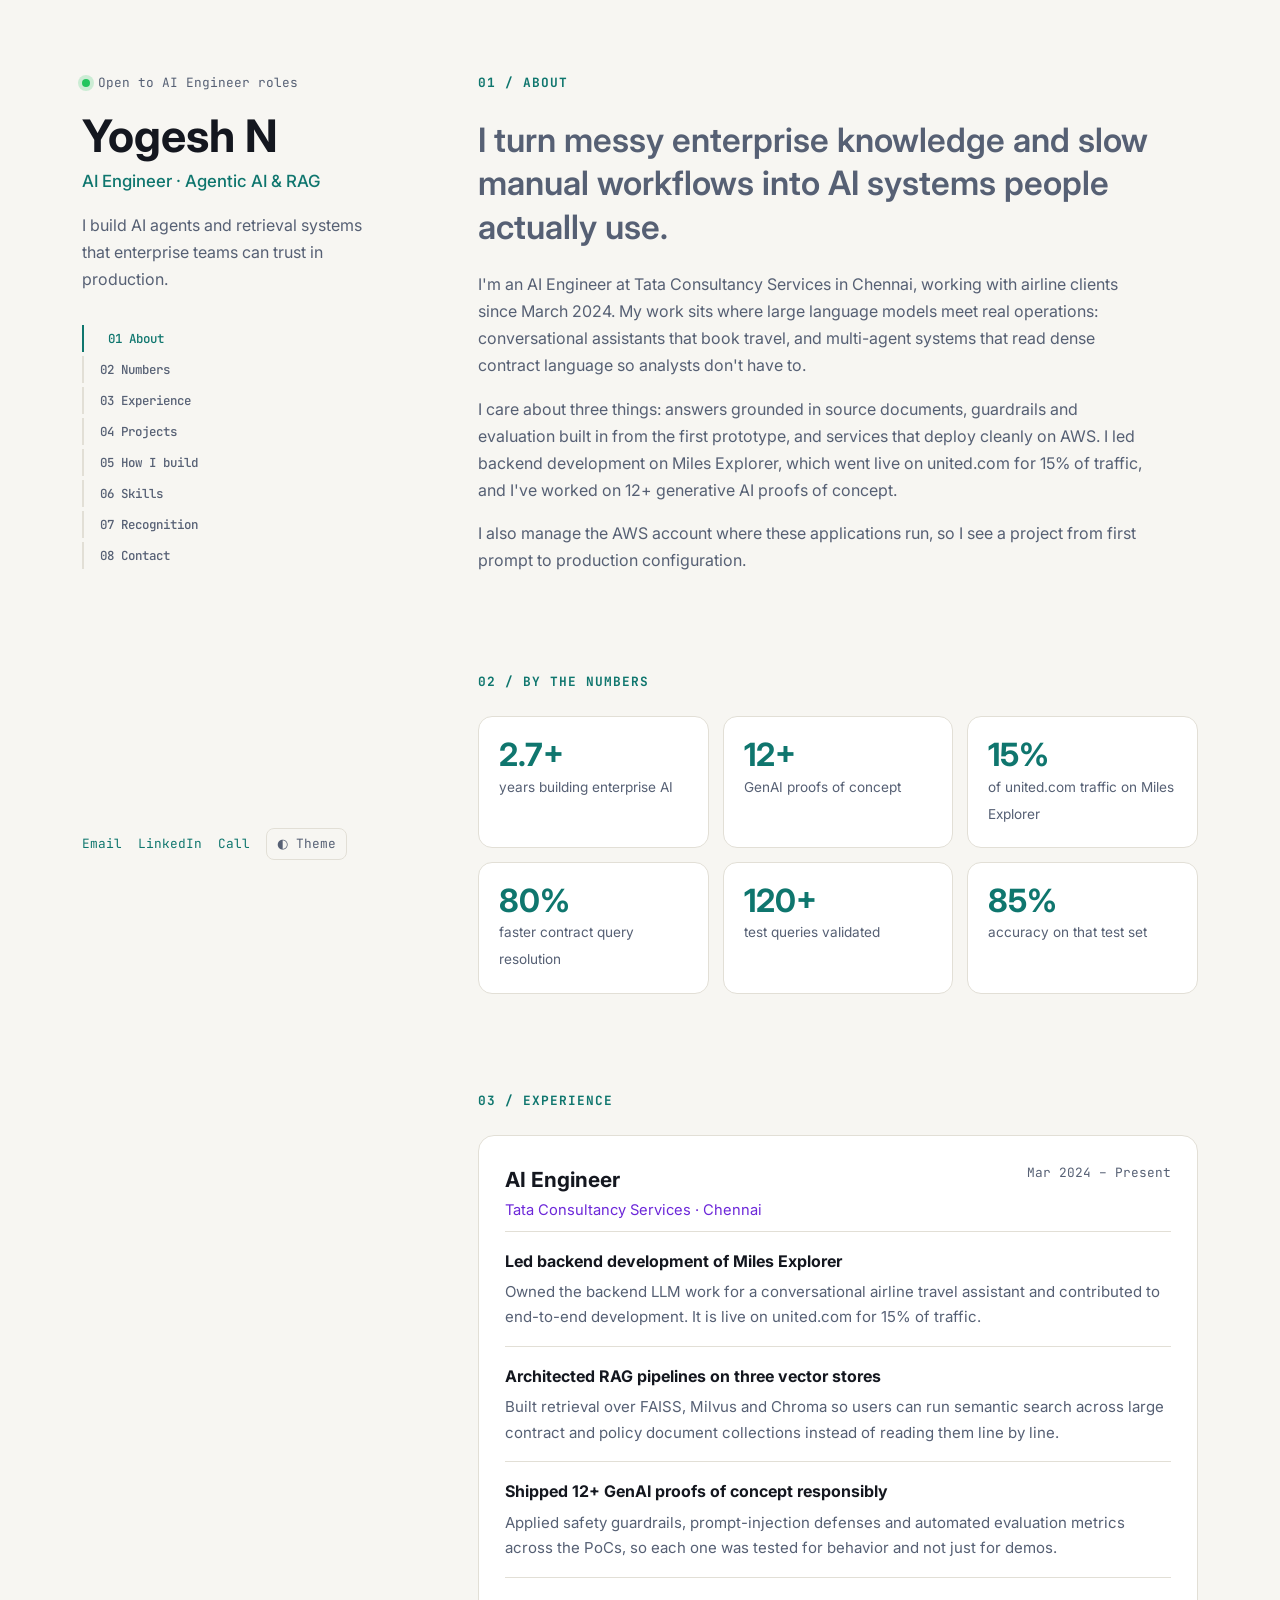
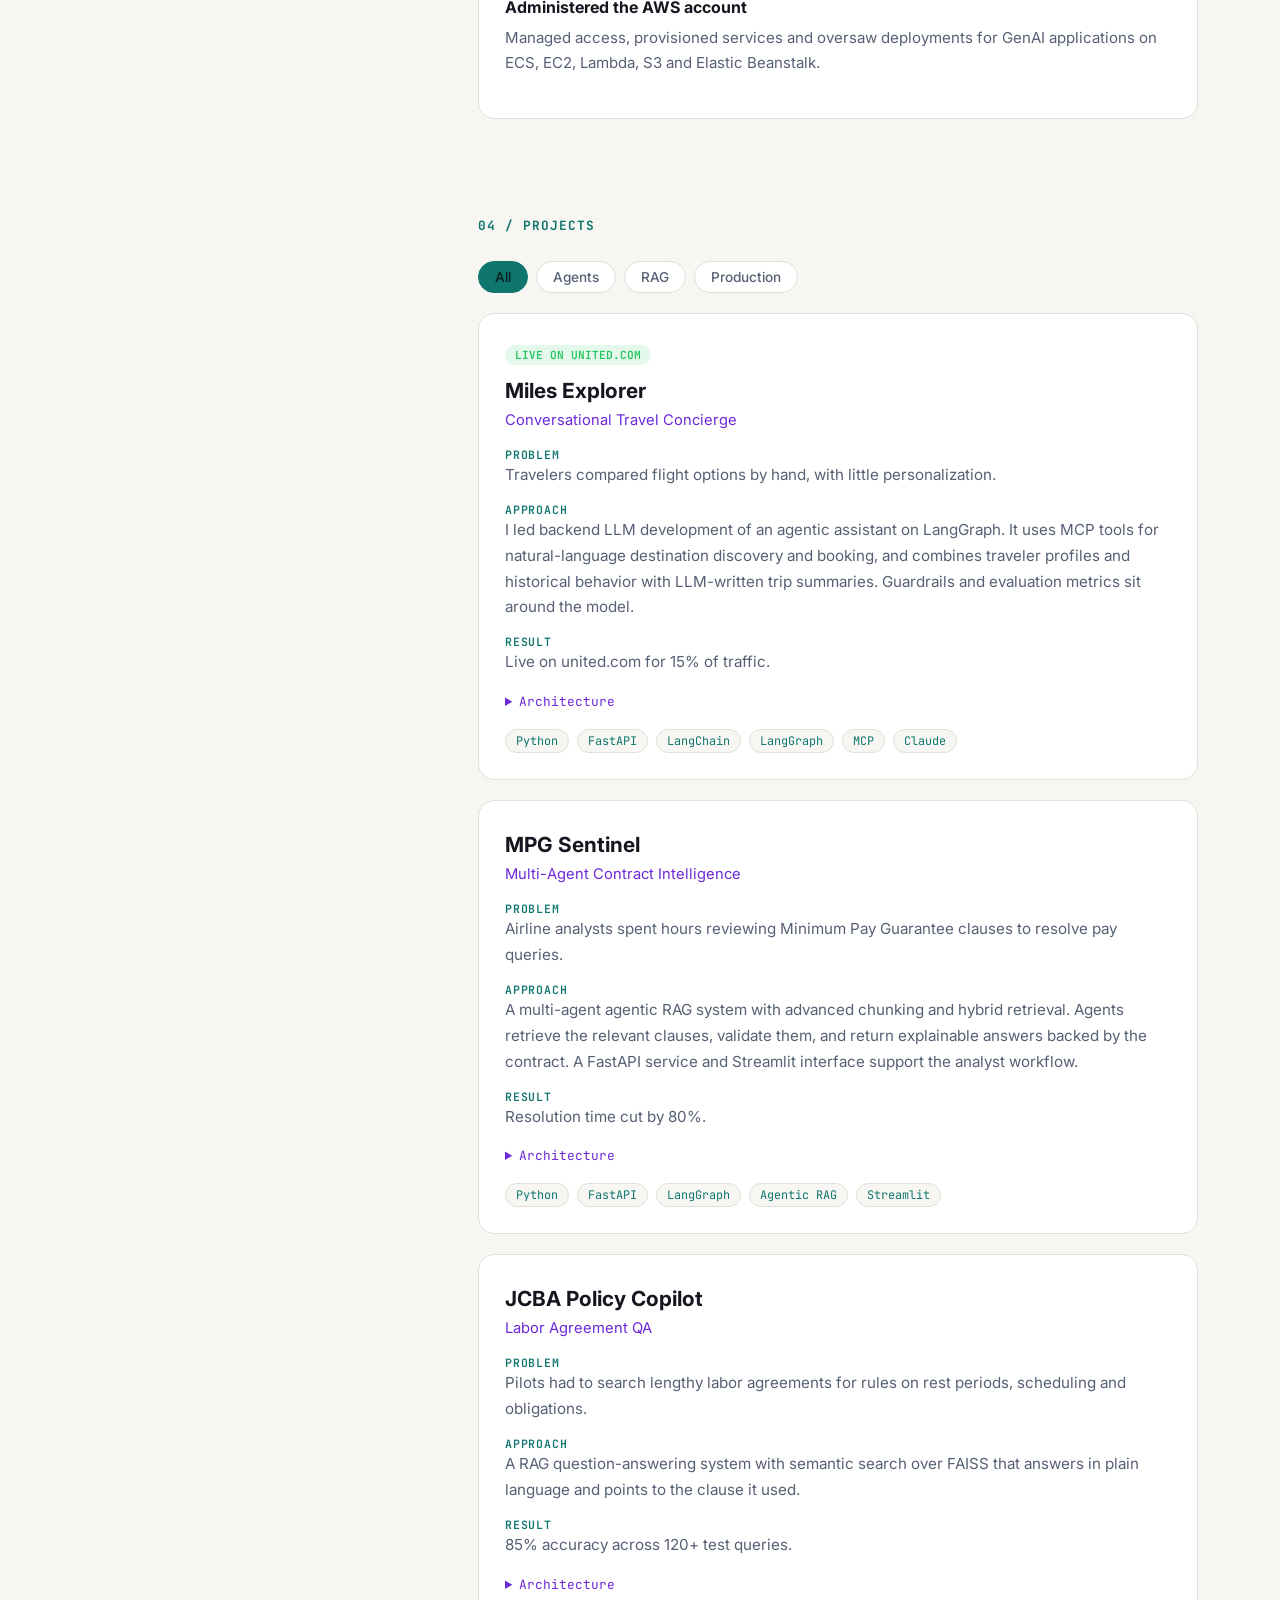
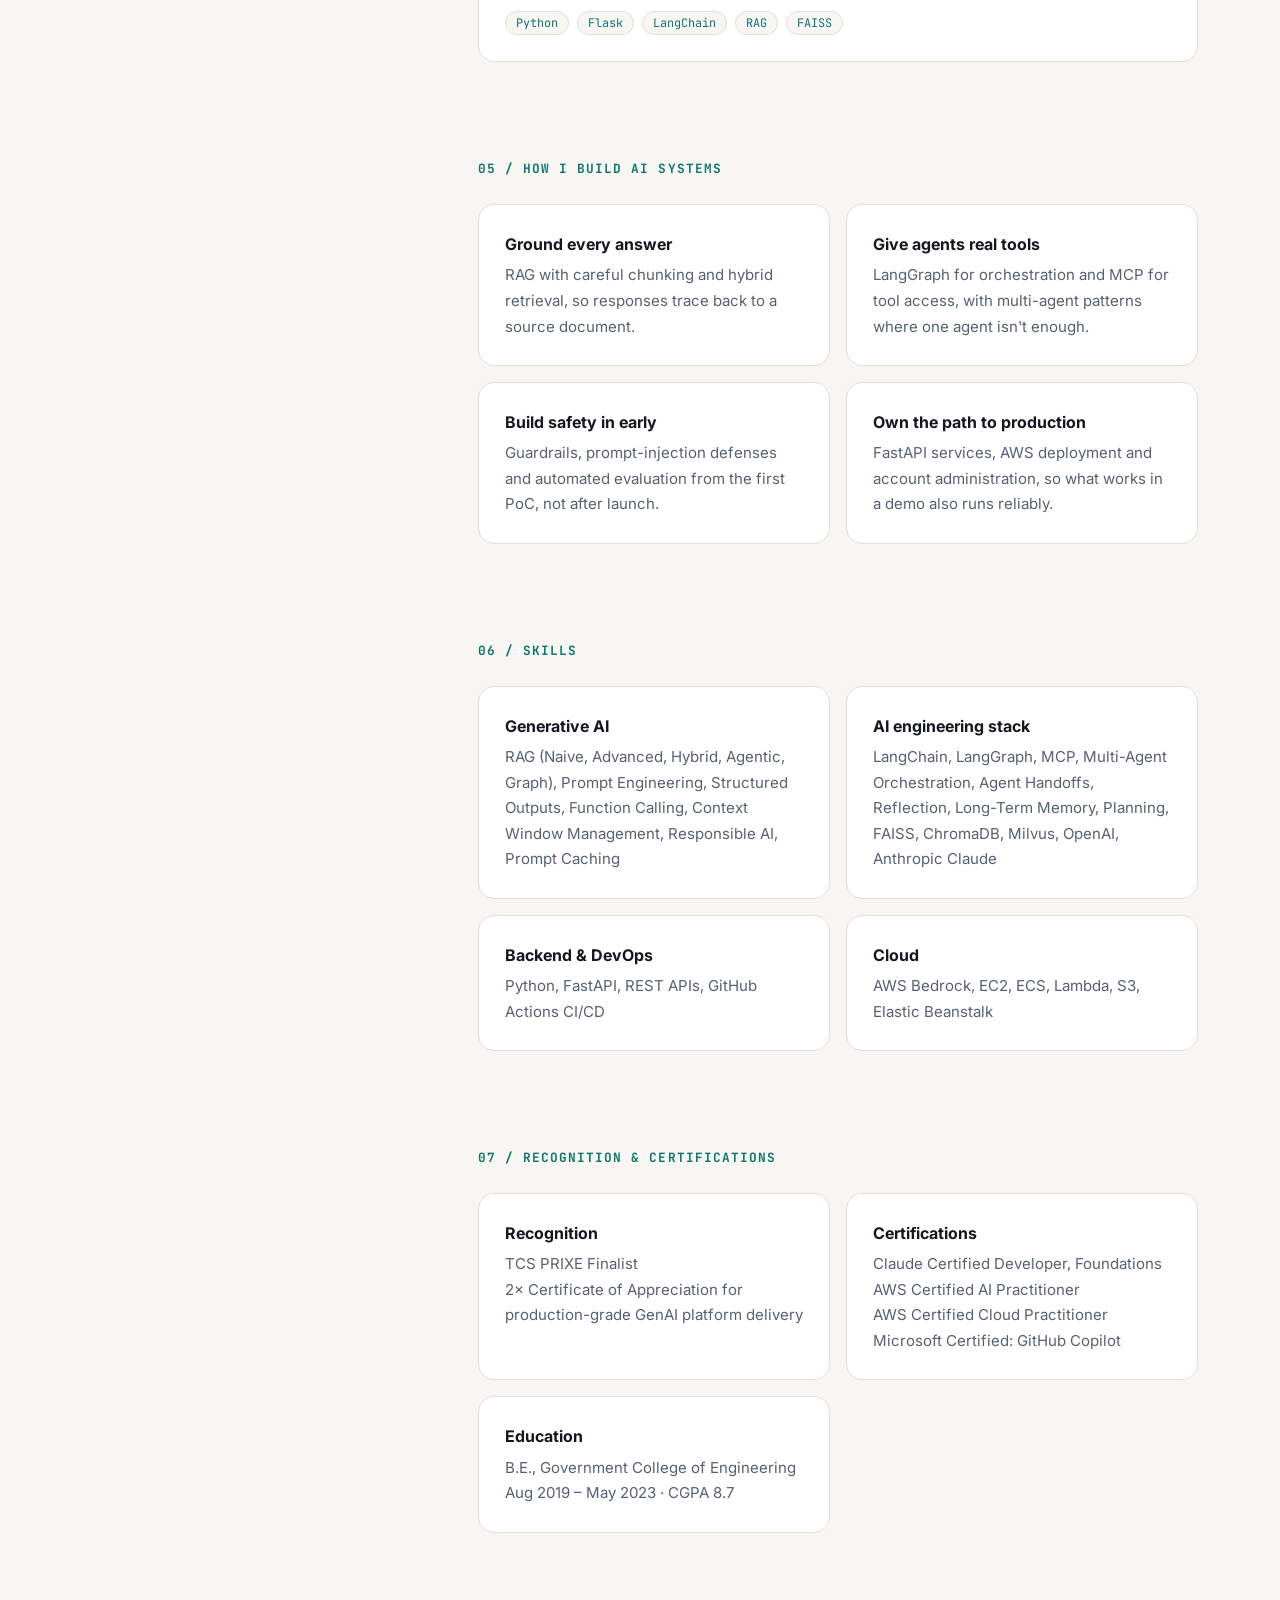
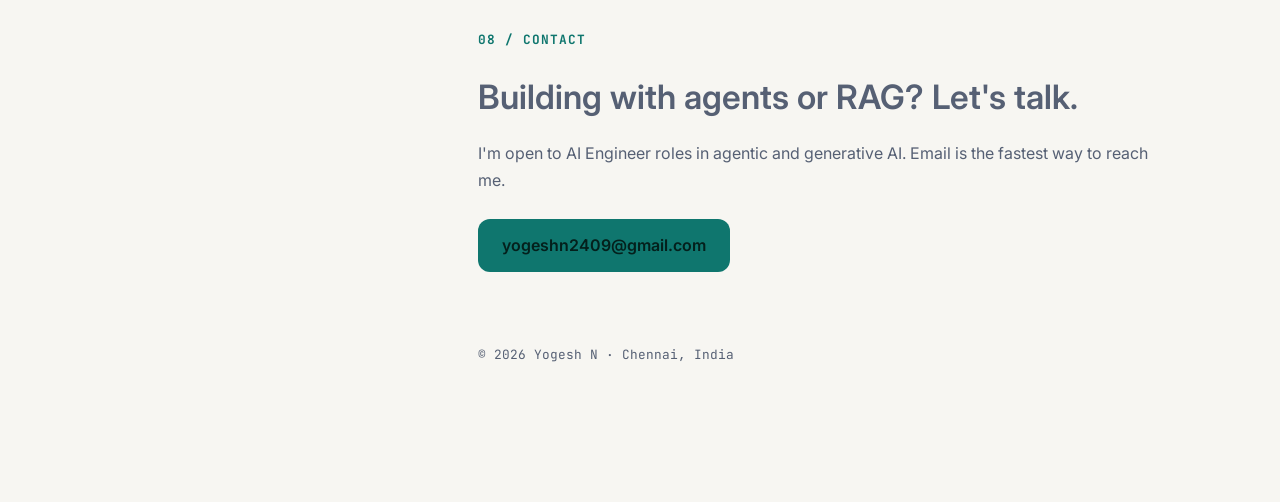
<file: index.html>
<!DOCTYPE html>
<html lang="en"><head>
<meta charset="UTF-8"><meta name="viewport" content="width=device-width,initial-scale=1">
<title>Yogesh N | AI Engineer, Agentic AI &amp; RAG</title>
<meta name="description" content="Yogesh N is an AI Engineer in Chennai building agentic AI, RAG and generative AI systems on AWS. Led backend for Miles Explorer, live on united.com.">
<link href="https://fonts.googleapis.com/css2?family=Inter:wght@400;500;600;700&family=JetBrains+Mono:wght@400;500&display=swap" rel="stylesheet">
<link rel="stylesheet" href="styles.css">
</head><body>
<div class="layout">
<aside class="side">
  <div>
    <p class="mono avail"><i></i> Open to AI Engineer roles</p>
    <h1>Yogesh N</h1>
    <h2>AI Engineer · Agentic AI &amp; RAG</h2>
    <p class="blurb">I build AI agents and retrieval systems that enterprise teams can trust in production.</p>
    <nav id="nav" aria-label="Sections">
      <a href="#about">01 About</a><a href="#numbers">02 Numbers</a><a href="#experience">03 Experience</a><a href="#projects">04 Projects</a><a href="#approach">05 How I build</a><a href="#skills">06 Skills</a><a href="#recognition">07 Recognition</a><a href="#contact">08 Contact</a>
    </nav>
  </div>
  <div class="links mono">
    <a href="mailto:yogeshn2409@gmail.com">Email</a><a href="https://linkedin.com/in/yogesh-n-2409n" target="_blank" rel="noopener">LinkedIn</a><a href="tel:+919176715249">Call</a>
    <button id="theme" aria-label="Toggle theme">◐ Theme</button>
  </div>
</aside>

<main>
<section id="about"><h3 class="label mono">01 / About</h3>
  <p class="big">I turn messy enterprise knowledge and slow manual workflows into AI systems people actually use.</p>
  <p>I'm an AI Engineer at Tata Consultancy Services in Chennai, working with airline clients since March 2024. My work sits where large language models meet real operations: conversational assistants that book travel, and multi-agent systems that read dense contract language so analysts don't have to.</p>
  <p>I care about three things: answers grounded in source documents, guardrails and evaluation built in from the first prototype, and services that deploy cleanly on AWS. I led backend development on Miles Explorer, which went live on united.com for 15% of traffic, and I've worked on 12+ generative AI proofs of concept.</p>
  <p>I also manage the AWS account where these applications run, so I see a project from first prompt to production configuration.</p>
</section>

<section id="numbers"><h3 class="label mono">02 / By the numbers</h3>
  <div class="stats">
    <div><b>2.7+</b><span>years building enterprise AI</span></div><div><b>12+</b><span>GenAI proofs of concept</span></div>
    <div><b>15%</b><span>of united.com traffic on Miles Explorer</span></div><div><b>80%</b><span>faster contract query resolution</span></div>
    <div><b>120+</b><span>test queries validated</span></div><div><b>85%</b><span>accuracy on that test set</span></div>
  </div>
</section>

<section id="experience"><h3 class="label mono">03 / Experience</h3>
  <article class="job">
    <div class="jh"><div><h4>AI Engineer</h4><p>Tata Consultancy Services · Chennai</p></div><span class="mono">Mar 2024 – Present</span></div>
    <div class="point"><h5>Led backend development of Miles Explorer</h5><p>Owned the backend LLM work for a conversational airline travel assistant and contributed to end-to-end development. It is live on united.com for 15% of traffic.</p></div>
    <div class="point"><h5>Architected RAG pipelines on three vector stores</h5><p>Built retrieval over FAISS, Milvus and Chroma so users can run semantic search across large contract and policy document collections instead of reading them line by line.</p></div>
    <div class="point"><h5>Shipped 12+ GenAI proofs of concept responsibly</h5><p>Applied safety guardrails, prompt-injection defenses and automated evaluation metrics across the PoCs, so each one was tested for behavior and not just for demos.</p></div>
    <div class="point"><h5>Administered the AWS account</h5><p>Managed access, provisioned services and oversaw deployments for GenAI applications on ECS, EC2, Lambda, S3 and Elastic Beanstalk.</p></div>
  </article>
</section>

<section id="projects"><h3 class="label mono">04 / Projects</h3>
  <div class="filters" id="filters"><button class="on" data-f="all">All</button><button data-f="agents">Agents</button><button data-f="rag">RAG</button><button data-f="prod">Production</button></div>

  <article class="proj" data-tags="agents prod">
    <div class="ph"><div><span class="badge">Live on united.com</span><h4>Miles Explorer</h4><p class="sub">Conversational Travel Concierge</p></div></div>
    <dl><dt>Problem</dt><dd>Travelers compared flight options by hand, with little personalization.</dd>
    <dt>Approach</dt><dd>I led backend LLM development of an agentic assistant on LangGraph. It uses MCP tools for natural-language destination discovery and booking, and combines traveler profiles and historical behavior with LLM-written trip summaries. Guardrails and evaluation metrics sit around the model.</dd>
    <dt>Result</dt><dd>Live on united.com for 15% of traffic.</dd></dl>
    <details><summary class="mono">Architecture</summary><div class="flow"><span>Traveler message</span><span>LangGraph agent</span><span>MCP tools: discovery · booking</span><span>Personalization</span><span>Trip summary</span><span>Guarded reply</span></div></details>
    <div class="tags"><span>Python</span><span>FastAPI</span><span>LangChain</span><span>LangGraph</span><span>MCP</span><span>Claude</span></div>
  </article>

  <article class="proj" data-tags="agents rag">
    <div class="ph"><div><h4>MPG Sentinel</h4><p class="sub">Multi-Agent Contract Intelligence</p></div></div>
    <dl><dt>Problem</dt><dd>Airline analysts spent hours reviewing Minimum Pay Guarantee clauses to resolve pay queries.</dd>
    <dt>Approach</dt><dd>A multi-agent agentic RAG system with advanced chunking and hybrid retrieval. Agents retrieve the relevant clauses, validate them, and return explainable answers backed by the contract. A FastAPI service and Streamlit interface support the analyst workflow.</dd>
    <dt>Result</dt><dd>Resolution time cut by 80%.</dd></dl>
    <details><summary class="mono">Architecture</summary><div class="flow"><span>Analyst question</span><span>Agents</span><span>Hybrid retrieval over chunks</span><span>Validation</span><span>Contract-backed answer</span></div></details>
    <div class="tags"><span>Python</span><span>FastAPI</span><span>LangGraph</span><span>Agentic RAG</span><span>Streamlit</span></div>
  </article>

  <article class="proj" data-tags="rag">
    <div class="ph"><div><h4>JCBA Policy Copilot</h4><p class="sub">Labor Agreement QA</p></div></div>
    <dl><dt>Problem</dt><dd>Pilots had to search lengthy labor agreements for rules on rest periods, scheduling and obligations.</dd>
    <dt>Approach</dt><dd>A RAG question-answering system with semantic search over FAISS that answers in plain language and points to the clause it used.</dd>
    <dt>Result</dt><dd>85% accuracy across 120+ test queries.</dd></dl>
    <details><summary class="mono">Architecture</summary><div class="flow"><span>Agreement documents</span><span>Ingest &amp; chunk</span><span>FAISS index</span><span>Semantic search</span><span>Answer + clause reference</span></div></details>
    <div class="tags"><span>Python</span><span>Flask</span><span>LangChain</span><span>RAG</span><span>FAISS</span></div>
  </article>
</section>

<section id="approach"><h3 class="label mono">05 / How I build AI systems</h3>
  <div class="grid2">
    <div class="card"><h5>Ground every answer</h5><p>RAG with careful chunking and hybrid retrieval, so responses trace back to a source document.</p></div>
    <div class="card"><h5>Give agents real tools</h5><p>LangGraph for orchestration and MCP for tool access, with multi-agent patterns where one agent isn't enough.</p></div>
    <div class="card"><h5>Build safety in early</h5><p>Guardrails, prompt-injection defenses and automated evaluation from the first PoC, not after launch.</p></div>
    <div class="card"><h5>Own the path to production</h5><p>FastAPI services, AWS deployment and account administration, so what works in a demo also runs reliably.</p></div>
  </div>
</section>

<section id="skills"><h3 class="label mono">06 / Skills</h3>
  <div class="grid2">
    <div class="card"><h5>Generative AI</h5><p>RAG (Naive, Advanced, Hybrid, Agentic, Graph), Prompt Engineering, Structured Outputs, Function Calling, Context Window Management, Responsible AI, Prompt Caching</p></div>
    <div class="card"><h5>AI engineering stack</h5><p>LangChain, LangGraph, MCP, Multi-Agent Orchestration, Agent Handoffs, Reflection, Long-Term Memory, Planning, FAISS, ChromaDB, Milvus, OpenAI, Anthropic Claude</p></div>
    <div class="card"><h5>Backend &amp; DevOps</h5><p>Python, FastAPI, REST APIs, GitHub Actions CI/CD</p></div>
    <div class="card"><h5>Cloud</h5><p>AWS Bedrock, EC2, ECS, Lambda, S3, Elastic Beanstalk</p></div>
  </div>
</section>

<section id="recognition"><h3 class="label mono">07 / Recognition &amp; certifications</h3>
  <div class="grid2">
    <div class="card"><h5>Recognition</h5><p>TCS PRIXE Finalist<br>2× Certificate of Appreciation for production-grade GenAI platform delivery</p></div>
    <div class="card"><h5>Certifications</h5><p>Claude Certified Developer, Foundations<br>AWS Certified AI Practitioner<br>AWS Certified Cloud Practitioner<br>Microsoft Certified: GitHub Copilot</p></div>
    <div class="card"><h5>Education</h5><p>B.E., Government College of Engineering<br>Aug 2019 – May 2023 · CGPA 8.7</p></div>
  </div>
</section>

<section id="contact"><h3 class="label mono">08 / Contact</h3>
  <p class="big">Building with agents or RAG? Let's talk.</p>
  <p>I'm open to AI Engineer roles in agentic and generative AI. Email is the fastest way to reach me.</p>
  <p><a class="cta" href="mailto:yogeshn2409@gmail.com">yogeshn2409@gmail.com</a></p>
  <footer class="mono">© <span id="year"></span> Yogesh N · Chennai, India</footer>
</section>
</main></div>
<script src="script.js"></script></body></html>
</file>
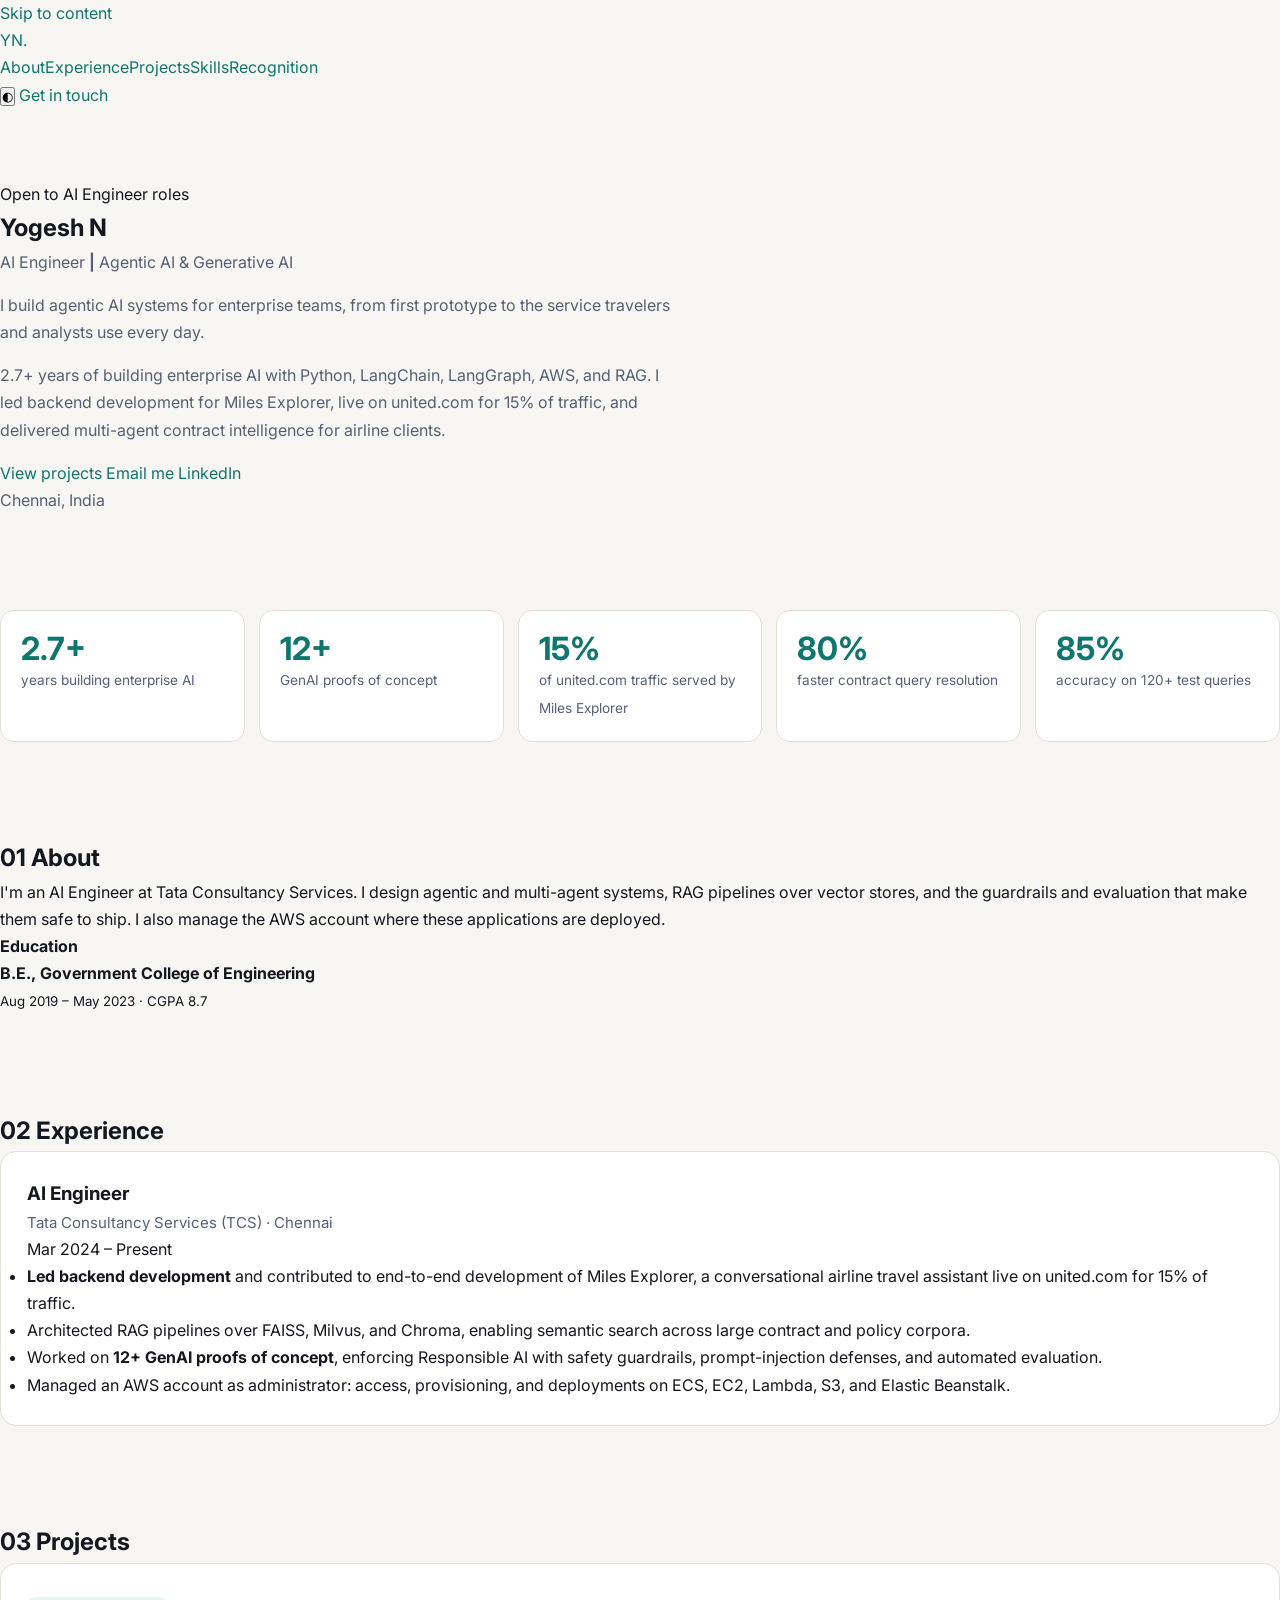
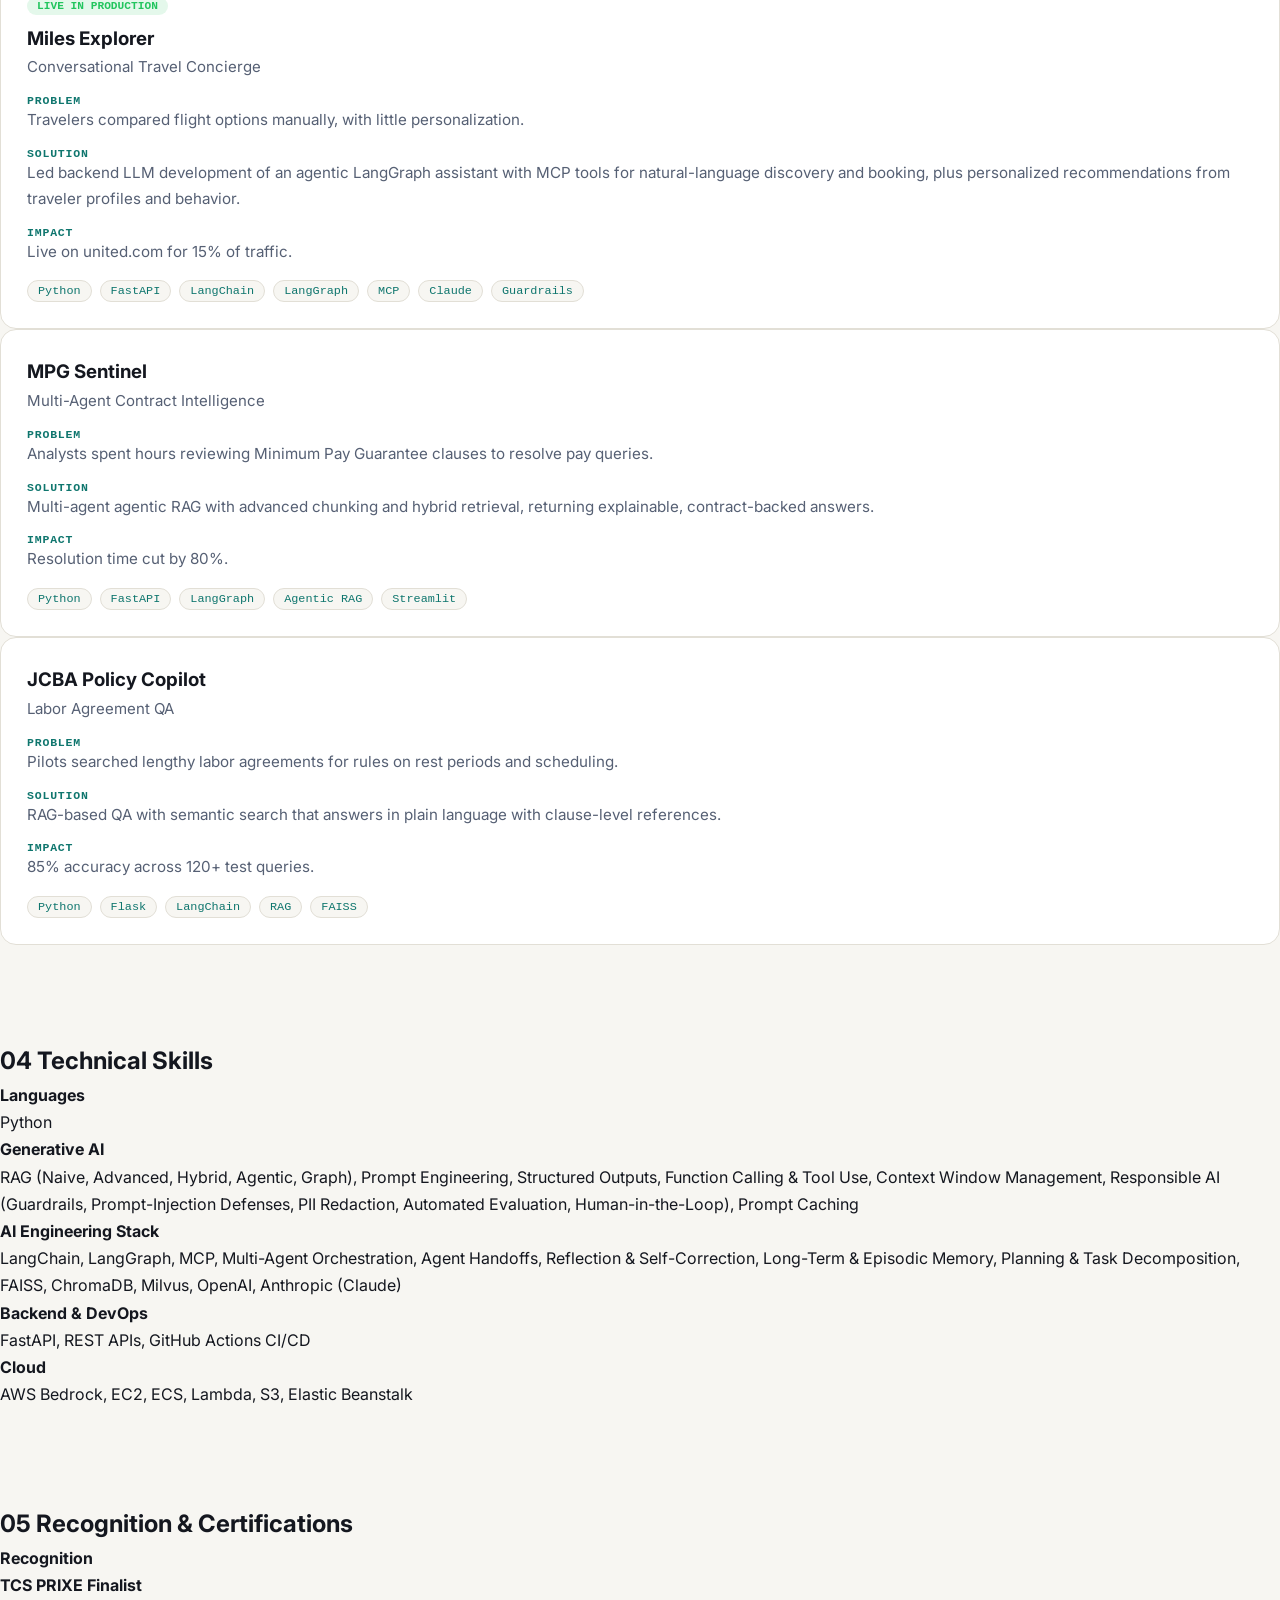
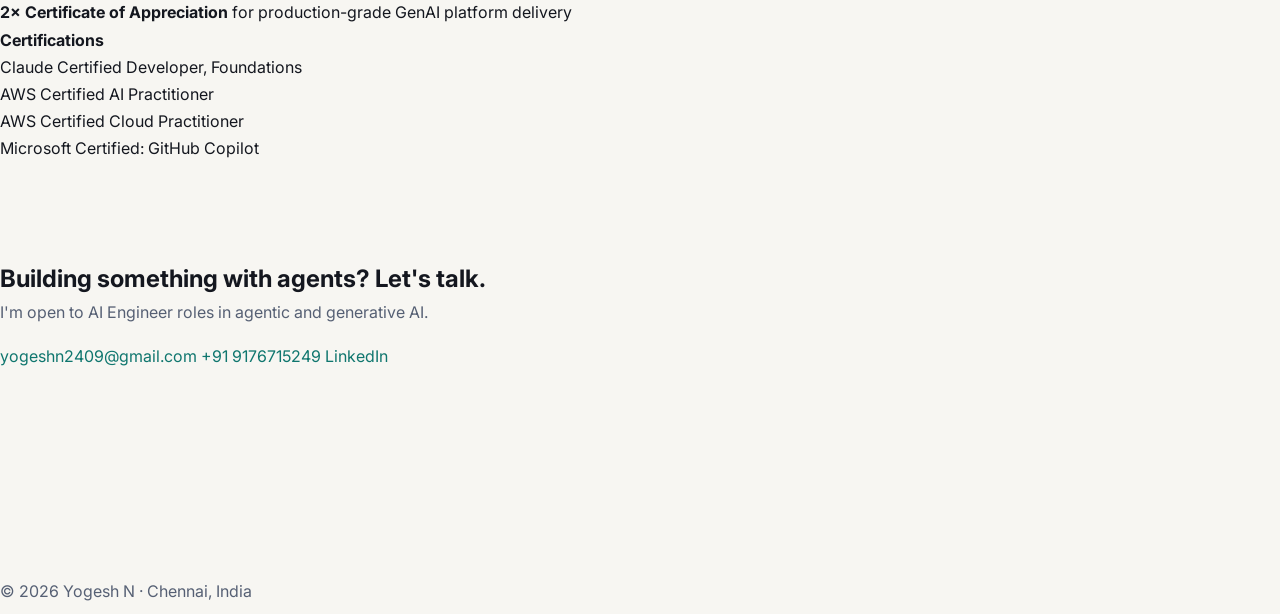
<file: index (1).html>
<!DOCTYPE html>
<html lang="en">
<head>
<meta charset="UTF-8"><meta name="viewport" content="width=device-width, initial-scale=1">
<title>Yogesh N | AI Engineer</title>
<meta name="description" content="Yogesh N, AI Engineer building agentic and generative AI systems for enterprise teams, from prototype to production.">
<meta property="og:title" content="Yogesh N | AI Engineer"><meta property="og:type" content="website">
<link rel="preconnect" href="https://fonts.googleapis.com"><link rel="preconnect" href="https://fonts.gstatic.com" crossorigin>
<link href="https://fonts.googleapis.com/css2?family=Inter:wght@400;500;600;700;800&display=swap" rel="stylesheet">
<link rel="stylesheet" href="styles.css">
</head>
<body>
<a class="skip" href="#main">Skip to content</a>
<header class="nav">
  <a href="#top" class="logo">YN<span>.</span></a>
  <nav aria-label="Primary">
    <a href="#about">About</a><a href="#experience">Experience</a><a href="#projects">Projects</a><a href="#skills">Skills</a><a href="#recognition">Recognition</a>
  </nav>
  <div class="nav-right">
    <button id="theme" class="icon-btn" aria-label="Toggle theme">◐</button>
    <a href="#contact" class="btn primary sm">Get in touch</a>
  </div>
</header>

<main id="main">
<section class="hero" id="top">
  <span class="pill"><i></i> Open to AI Engineer roles</span>
  <h1>Yogesh N</h1>
  <p class="role">AI Engineer <b>|</b> Agentic AI &amp; Generative AI</p>
  <p class="tagline">I build agentic AI systems for enterprise teams, from first prototype to the service travelers and analysts use every day.</p>
  <p class="lead">2.7+ years of building enterprise AI with Python, LangChain, LangGraph, AWS, and RAG. I led backend development for Miles Explorer, live on united.com for 15% of traffic, and delivered multi-agent contract intelligence for airline clients.</p>
  <div class="actions">
    <a href="#projects" class="btn primary">View projects</a>
    <a href="mailto:yogeshn2409@gmail.com" class="btn ghost">Email me</a>
    <a href="https://linkedin.com/in/yogesh-n-2409n" target="_blank" rel="noopener" class="btn ghost">LinkedIn</a>
  </div>
  <p class="loc">Chennai, India</p>
</section>

<section class="stats reveal" aria-label="Highlights">
  <div><b>2.7+</b><span>years building enterprise AI</span></div>
  <div><b>12+</b><span>GenAI proofs of concept</span></div>
  <div><b>15%</b><span>of united.com traffic served by Miles Explorer</span></div>
  <div><b>80%</b><span>faster contract query resolution</span></div>
  <div><b>85%</b><span>accuracy on 120+ test queries</span></div>
</section>

<section id="about" class="section reveal">
  <h2><span>01</span> About</h2>
  <div class="two-col">
    <p class="about">I'm an AI Engineer at Tata Consultancy Services. I design agentic and multi-agent systems, RAG pipelines over vector stores, and the guardrails and evaluation that make them safe to ship. I also manage the AWS account where these applications are deployed.</p>
    <div class="panel">
      <h4>Education</h4>
      <p><b>B.E., Government College of Engineering</b><br><small>Aug 2019 – May 2023 · CGPA 8.7</small></p>
    </div>
  </div>
</section>

<section id="experience" class="section reveal">
  <h2><span>02</span> Experience</h2>
  <article class="card">
    <div class="head"><div><h3>AI Engineer</h3><p class="org">Tata Consultancy Services (TCS) · Chennai</p></div><span class="date">Mar 2024 – Present</span></div>
    <ul>
      <li><b>Led backend development</b> and contributed to end-to-end development of Miles Explorer, a conversational airline travel assistant live on united.com for 15% of traffic.</li>
      <li>Architected RAG pipelines over FAISS, Milvus, and Chroma, enabling semantic search across large contract and policy corpora.</li>
      <li>Worked on <b>12+ GenAI proofs of concept</b>, enforcing Responsible AI with safety guardrails, prompt-injection defenses, and automated evaluation.</li>
      <li>Managed an AWS account as administrator: access, provisioning, and deployments on ECS, EC2, Lambda, S3, and Elastic Beanstalk.</li>
    </ul>
  </article>
</section>

<section id="projects" class="section reveal">
  <h2><span>03</span> Projects</h2>
  <div class="projects">
    <article class="card project featured">
      <div class="head"><div><span class="badge">Live in production</span><h3>Miles Explorer</h3><p class="sub">Conversational Travel Concierge</p></div></div>
      <dl>
        <dt>Problem</dt><dd>Travelers compared flight options manually, with little personalization.</dd>
        <dt>Solution</dt><dd>Led backend LLM development of an agentic LangGraph assistant with MCP tools for natural-language discovery and booking, plus personalized recommendations from traveler profiles and behavior.</dd>
        <dt>Impact</dt><dd>Live on united.com for 15% of traffic.</dd>
      </dl>
      <div class="tags"><span>Python</span><span>FastAPI</span><span>LangChain</span><span>LangGraph</span><span>MCP</span><span>Claude</span><span>Guardrails</span></div>
    </article>
    <article class="card project">
      <h3>MPG Sentinel</h3><p class="sub">Multi-Agent Contract Intelligence</p>
      <dl>
        <dt>Problem</dt><dd>Analysts spent hours reviewing Minimum Pay Guarantee clauses to resolve pay queries.</dd>
        <dt>Solution</dt><dd>Multi-agent agentic RAG with advanced chunking and hybrid retrieval, returning explainable, contract-backed answers.</dd>
        <dt>Impact</dt><dd>Resolution time cut by 80%.</dd>
      </dl>
      <div class="tags"><span>Python</span><span>FastAPI</span><span>LangGraph</span><span>Agentic RAG</span><span>Streamlit</span></div>
    </article>
    <article class="card project">
      <h3>JCBA Policy Copilot</h3><p class="sub">Labor Agreement QA</p>
      <dl>
        <dt>Problem</dt><dd>Pilots searched lengthy labor agreements for rules on rest periods and scheduling.</dd>
        <dt>Solution</dt><dd>RAG-based QA with semantic search that answers in plain language with clause-level references.</dd>
        <dt>Impact</dt><dd>85% accuracy across 120+ test queries.</dd>
      </dl>
      <div class="tags"><span>Python</span><span>Flask</span><span>LangChain</span><span>RAG</span><span>FAISS</span></div>
    </article>
  </div>
</section>

<section id="skills" class="section reveal">
  <h2><span>04</span> Technical Skills</h2>
  <div class="skills">
    <div class="panel"><h4>Languages</h4><p>Python</p></div>
    <div class="panel wide"><h4>Generative AI</h4><p>RAG (Naive, Advanced, Hybrid, Agentic, Graph), Prompt Engineering, Structured Outputs, Function Calling &amp; Tool Use, Context Window Management, Responsible AI (Guardrails, Prompt-Injection Defenses, PII Redaction, Automated Evaluation, Human-in-the-Loop), Prompt Caching</p></div>
    <div class="panel wide"><h4>AI Engineering Stack</h4><p>LangChain, LangGraph, MCP, Multi-Agent Orchestration, Agent Handoffs, Reflection &amp; Self-Correction, Long-Term &amp; Episodic Memory, Planning &amp; Task Decomposition, FAISS, ChromaDB, Milvus, OpenAI, Anthropic (Claude)</p></div>
    <div class="panel"><h4>Backend &amp; DevOps</h4><p>FastAPI, REST APIs, GitHub Actions CI/CD</p></div>
    <div class="panel"><h4>Cloud</h4><p>AWS Bedrock, EC2, ECS, Lambda, S3, Elastic Beanstalk</p></div>
  </div>
</section>

<section id="recognition" class="section reveal">
  <h2><span>05</span> Recognition &amp; Certifications</h2>
  <div class="two-col">
    <div class="panel"><h4>Recognition</h4><ul><li><b>TCS PRIXE Finalist</b></li><li><b>2× Certificate of Appreciation</b> for production-grade GenAI platform delivery</li></ul></div>
    <div class="panel"><h4>Certifications</h4><ul><li>Claude Certified Developer, Foundations</li><li>AWS Certified AI Practitioner</li><li>AWS Certified Cloud Practitioner</li><li>Microsoft Certified: GitHub Copilot</li></ul></div>
  </div>
</section>

<section id="contact" class="section contact reveal">
  <h2>Building something with agents? Let's talk.</h2>
  <p>I'm open to AI Engineer roles in agentic and generative AI.</p>
  <div class="actions center">
    <a class="btn primary" href="mailto:yogeshn2409@gmail.com">yogeshn2409@gmail.com</a>
    <a class="btn ghost" href="tel:+919176715249">+91 9176715249</a>
    <a class="btn ghost" href="https://linkedin.com/in/yogesh-n-2409n" target="_blank" rel="noopener">LinkedIn</a>
  </div>
</section>
</main>
<footer class="footer">© <span id="year"></span> Yogesh N · Chennai, India</footer>
<script src="script.js"></script>
</body>
</html>
</file>
<file: styles.css>
:root{--bg:#0a0d14;--panel:#111622;--line:#1f2736;--text:#e7ebf4;--mut:#8f9ab3;--acc:#5eead4;--acc2:#a78bfa}
[data-theme=light]{--bg:#f7f6f2;--panel:#fff;--line:#e2dfd6;--text:#14171f;--mut:#566074;--acc:#0f766e;--acc2:#6d28d9}
*{box-sizing:border-box;margin:0;padding:0}html{scroll-behavior:smooth}
body{background:var(--bg);color:var(--text);font:16px/1.7 Inter,system-ui,sans-serif;-webkit-font-smoothing:antialiased}
.mono{font-family:"JetBrains Mono",ui-monospace,monospace;font-size:.8rem}a{color:var(--acc);text-decoration:none}
.layout{display:grid;grid-template-columns:340px 1fr;max-width:1180px;margin:0 auto;gap:56px;padding:0 32px}
.side{position:sticky;top:0;height:100vh;display:flex;flex-direction:column;justify-content:space-between;padding:72px 0 40px}
.avail{color:var(--mut);display:flex;align-items:center;gap:8px}.avail i{width:8px;height:8px;border-radius:50%;background:#22c55e;box-shadow:0 0 0 4px rgba(34,197,94,.2)}
.side h1{font-size:2.8rem;font-weight:700;line-height:1.1;margin:18px 0 6px}.side h2{font-size:1.05rem;font-weight:500;color:var(--acc)}
.blurb{color:var(--mut);margin:16px 0 32px;max-width:290px}
#nav{display:flex;flex-direction:column;gap:4px}#nav a{color:var(--mut);font:500 .78rem "JetBrains Mono",monospace;padding:5px 0 5px 16px;border-left:2px solid var(--line);transition:.2s}
#nav a:hover{color:var(--text)}#nav a.on{color:var(--acc);border-color:var(--acc);padding-left:24px}
.links{display:flex;gap:16px;flex-wrap:wrap;align-items:center}.links button{background:none;border:1px solid var(--line);color:var(--mut);border-radius:8px;padding:4px 10px;cursor:pointer;font:inherit}
main{padding:72px 0 40px;min-width:0}section{margin-bottom:96px;scroll-margin-top:48px}
.label{color:var(--acc);letter-spacing:.08em;text-transform:uppercase;margin-bottom:24px}
.big{font-size:clamp(1.5rem,3vw,2.1rem);font-weight:600;line-height:1.3;margin-bottom:22px}
section>p{color:var(--mut);margin-bottom:16px;max-width:680px}
.stats{display:grid;grid-template-columns:repeat(auto-fit,minmax(170px,1fr));gap:14px}
.stats div{background:var(--panel);border:1px solid var(--line);border-radius:14px;padding:20px}.stats b{display:block;font-size:2rem;color:var(--acc);line-height:1.1}.stats span{color:var(--mut);font-size:.85rem}
.job,.proj,.card{background:var(--panel);border:1px solid var(--line);border-radius:16px;padding:26px;transition:border-color .2s}
.job:hover,.proj:hover,.card:hover{border-color:var(--acc)}
.jh,.ph{display:flex;justify-content:space-between;gap:12px;flex-wrap:wrap;margin-bottom:8px}.jh h4,.ph h4{font-size:1.3rem}.jh p,.sub{color:var(--acc2);font-size:.92rem}.jh span{color:var(--mut)}
.point{padding:16px 0;border-top:1px solid var(--line)}.point h5,.card h5{font-size:1rem;margin-bottom:4px}.point p,.card p{color:var(--mut);font-size:.94rem}
.filters{display:flex;gap:8px;margin-bottom:20px;flex-wrap:wrap}.filters button{background:var(--panel);border:1px solid var(--line);color:var(--mut);padding:7px 16px;border-radius:999px;cursor:pointer;font:500 .85rem Inter}.filters .on{background:var(--acc);color:#04201c;border-color:var(--acc)}
.proj{margin-bottom:20px}.proj.hide{display:none}
.badge{display:inline-block;font:600 .7rem "JetBrains Mono",monospace;text-transform:uppercase;color:#22c55e;background:rgba(34,197,94,.12);padding:3px 10px;border-radius:999px;margin-bottom:8px}
dt{font:600 .72rem "JetBrains Mono",monospace;text-transform:uppercase;letter-spacing:.07em;color:var(--acc);margin-top:14px}dd{color:var(--mut);font-size:.95rem}
details{margin-top:16px}summary{cursor:pointer;color:var(--acc2)}
.flow{display:flex;flex-wrap:wrap;gap:8px;align-items:center;margin-top:12px}.flow span{background:var(--bg);border:1px solid var(--line);padding:6px 12px;border-radius:8px;font-size:.8rem}.flow span:not(:last-child)::after{content:" →";color:var(--acc)}
.tags{display:flex;flex-wrap:wrap;gap:8px;margin-top:16px}.tags span{font:.74rem "JetBrains Mono",monospace;color:var(--acc);background:var(--bg);border:1px solid var(--line);padding:3px 10px;border-radius:999px}
.grid2{display:grid;grid-template-columns:repeat(auto-fit,minmax(260px,1fr));gap:16px}
.cta{display:inline-block;margin-top:8px;padding:13px 24px;border-radius:12px;background:var(--acc);color:#04201c;font-weight:600}
footer{margin-top:72px;color:var(--mut)}
@media(max-width:900px){.layout{grid-template-columns:1fr;gap:0;padding:0 20px}.side{position:static;height:auto;padding:48px 0 8px;gap:24px}#nav{display:none}.blurb{max-width:none;margin-bottom:8px}main{padding-top:32px}}
@media(prefers-reduced-motion:reduce){*{transition:none!important;scroll-behavior:auto!important}}
</file>
